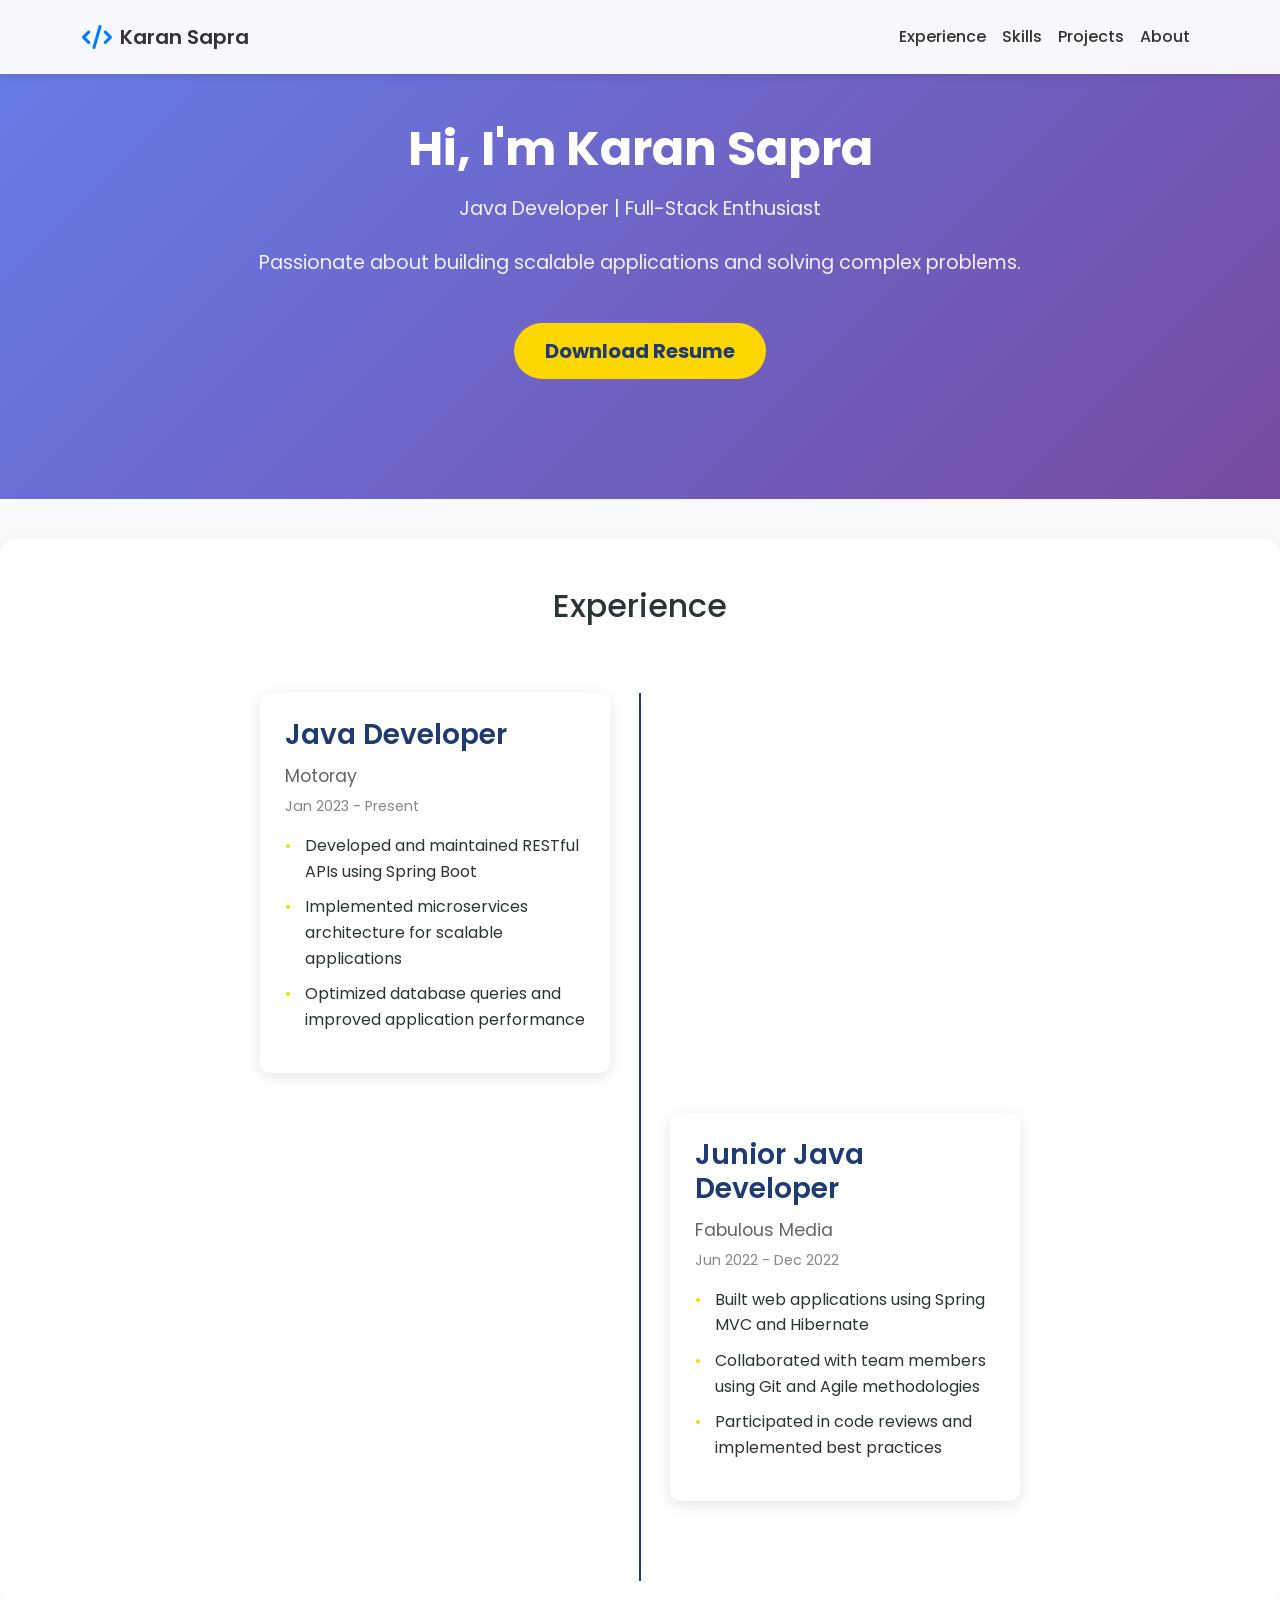
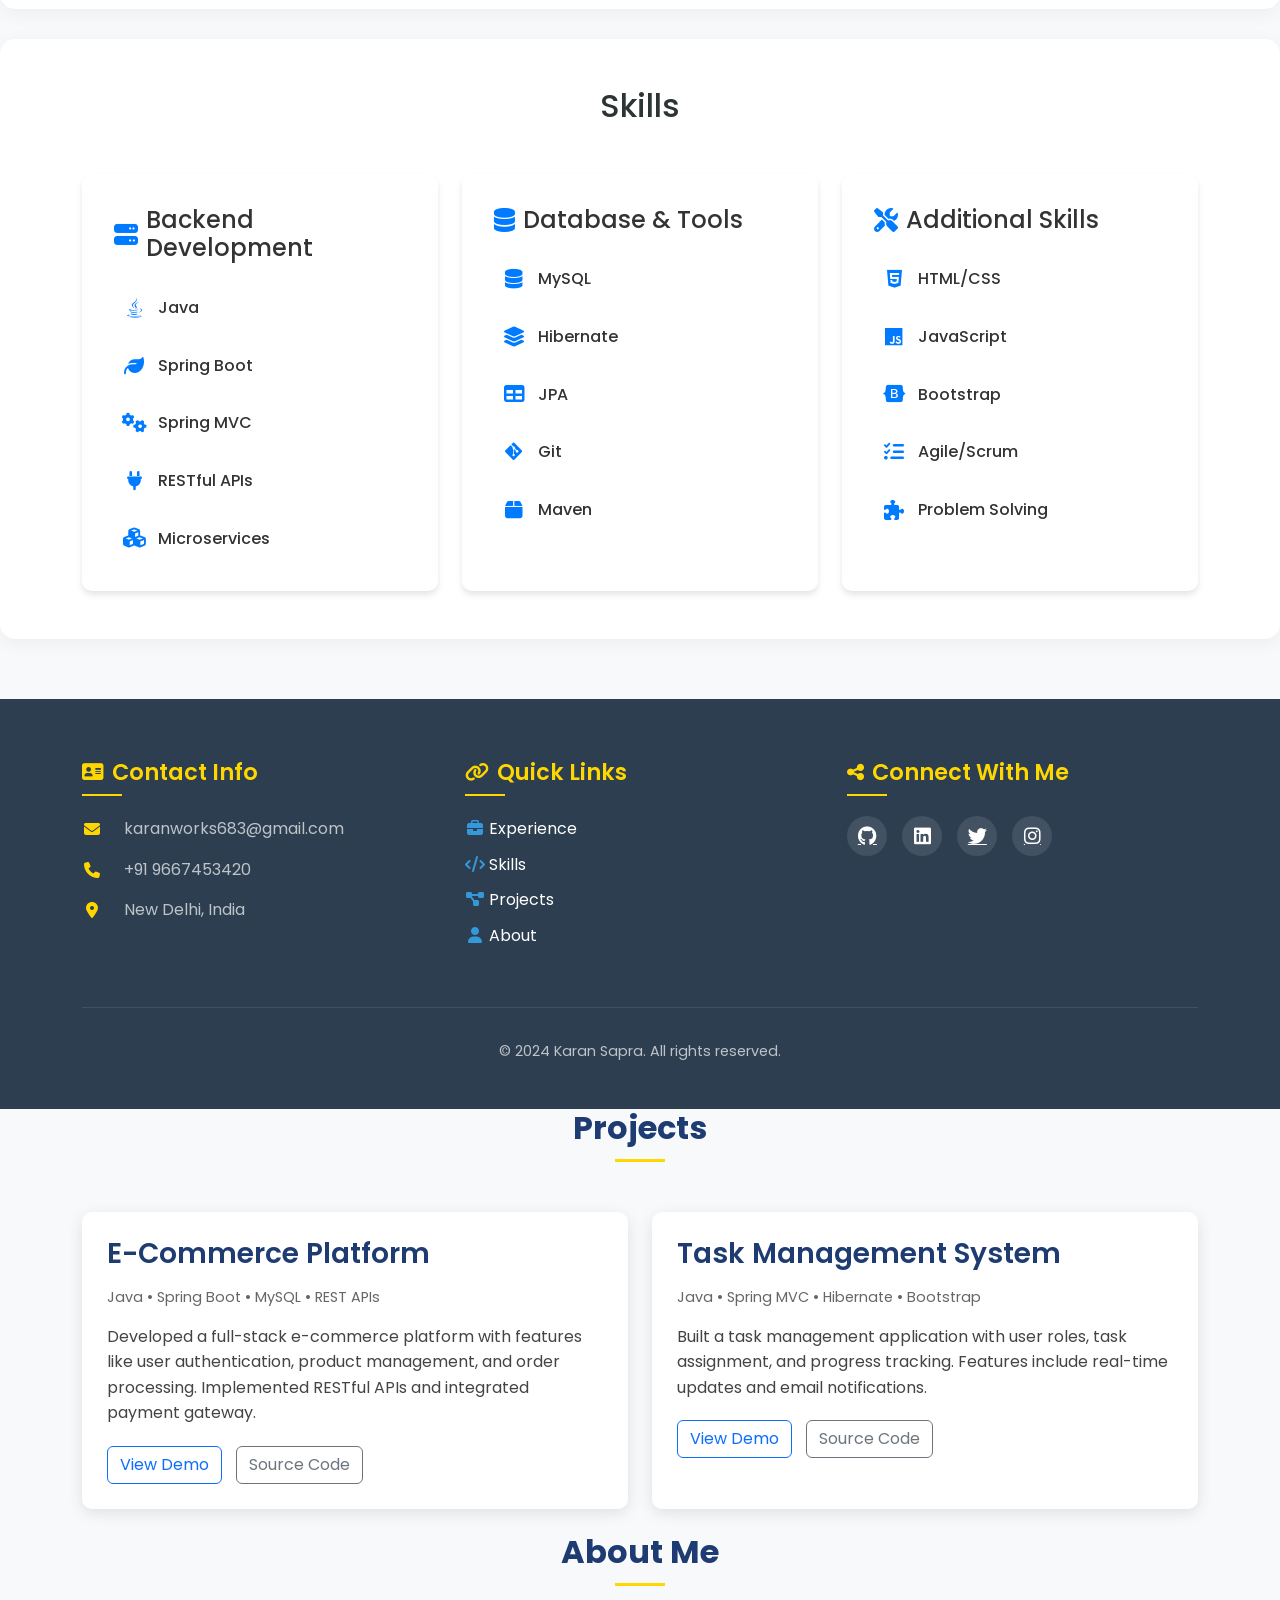
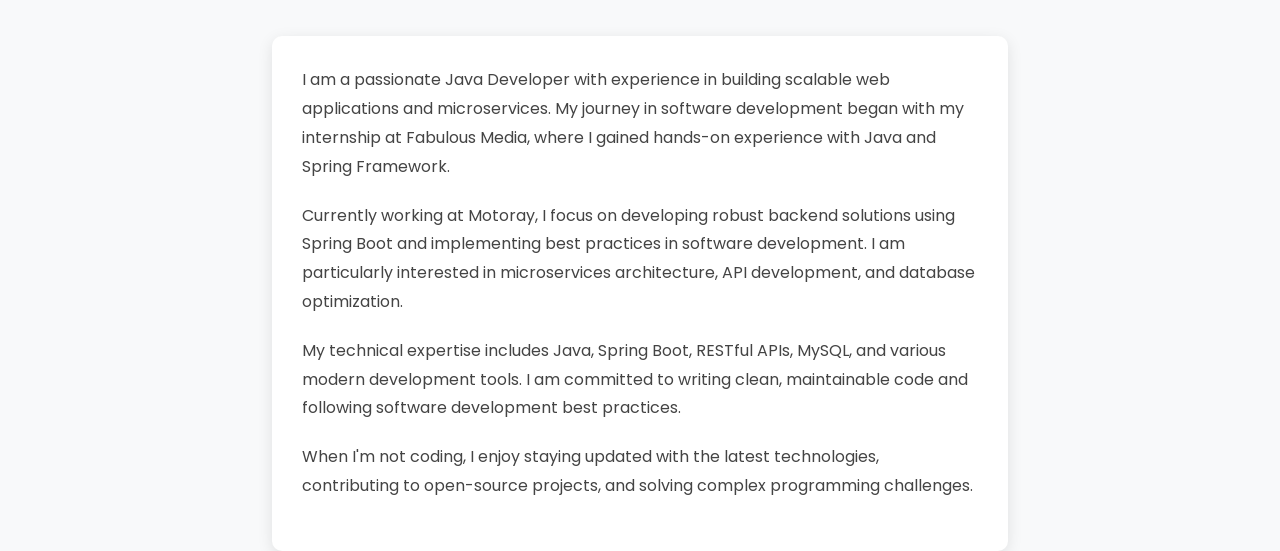
<file: index.html>
<!DOCTYPE html>
<html lang="en">
<head>
    <meta charset="UTF-8">
    <meta name="viewport" content="width=device-width, initial-scale=1.0">
    <meta name="description" content="Karan Sapra - Java Developer and Full-Stack Enthusiast Portfolio">
    <meta name="keywords" content="Java Developer, Full Stack, Web Development, Software Engineer">
    <title>Karan Sapra - Portfolio</title>
    <link href="https://cdn.jsdelivr.net/npm/bootstrap@5.3.0/dist/css/bootstrap.min.css" rel="stylesheet">
    <link href="https://fonts.googleapis.com/css2?family=Poppins:wght@300;400;500;600;700&display=swap" rel="stylesheet">
    <link rel="stylesheet" href="https://cdnjs.cloudflare.com/ajax/libs/font-awesome/6.0.0/css/all.min.css">
    <link rel="stylesheet" href="style.css">
</head>

<body>
    <div id="header"></div>
    
    <div class="hero">
        <h1>Hi, I'm Karan Sapra</h1>
        <p>Java Developer | Full-Stack Enthusiast</p>
        <p>Passionate about building scalable applications and solving complex problems.</p>
        <a href="/my-portfolio/KARAN-SAPRA.pdf" download="KARAN-SAPRA.pdf" class="btn btn-lg">Download Resume</a>
    </div>

    <div id="experience"></div>
    <div id="skills"></div>
    <div id="projects"></div>
    <div id="about"></div>
    <div id="footer"></div>
    
    <!-- Scroll to top button -->
    <div class="scroll-top">
        <i class="fas fa-arrow-up"></i>
    </div>

    <script>
        function loadComponent(id, file) {
            fetch(file)
                .then(response => response.text())
                .then(data => document.getElementById(id).innerHTML = data);
        }
    
        // Load all components
        loadComponent("header", "header.html");
        loadComponent("footer", "footer.html");
        loadComponent("experience", "experience.html");
        loadComponent("skills", "skills.html");
        loadComponent("projects", "projects.html");
        loadComponent("about", "about.html");
        
        // Scroll to top functionality
        document.addEventListener('DOMContentLoaded', function() {
            const scrollTopBtn = document.querySelector('.scroll-top');
            
            window.addEventListener('scroll', function() {
                if (window.pageYOffset > 300) {
                    scrollTopBtn.classList.add('visible');
                } else {
                    scrollTopBtn.classList.remove('visible');
                }
            });
            
            scrollTopBtn.addEventListener('click', function() {
                window.scrollTo({
                    top: 0,
                    behavior: 'smooth'
                });
            });
            
            // Add animation to project cards
            const projectCards = document.querySelectorAll('.project-card');
            
            const observer = new IntersectionObserver((entries) => {
                entries.forEach(entry => {
                    if (entry.isIntersecting) {
                        entry.target.style.opacity = '1';
                        entry.target.style.transform = 'translateY(0)';
                    }
                });
            }, { threshold: 0.1 });
            
            projectCards.forEach(card => {
                card.style.opacity = '0';
                card.style.transform = 'translateY(20px)';
                observer.observe(card);
            });
        });
    </script>
    <script src="https://cdn.jsdelivr.net/npm/bootstrap@5.3.0/dist/js/bootstrap.bundle.min.js"></script>
</body>
</html>
</file>
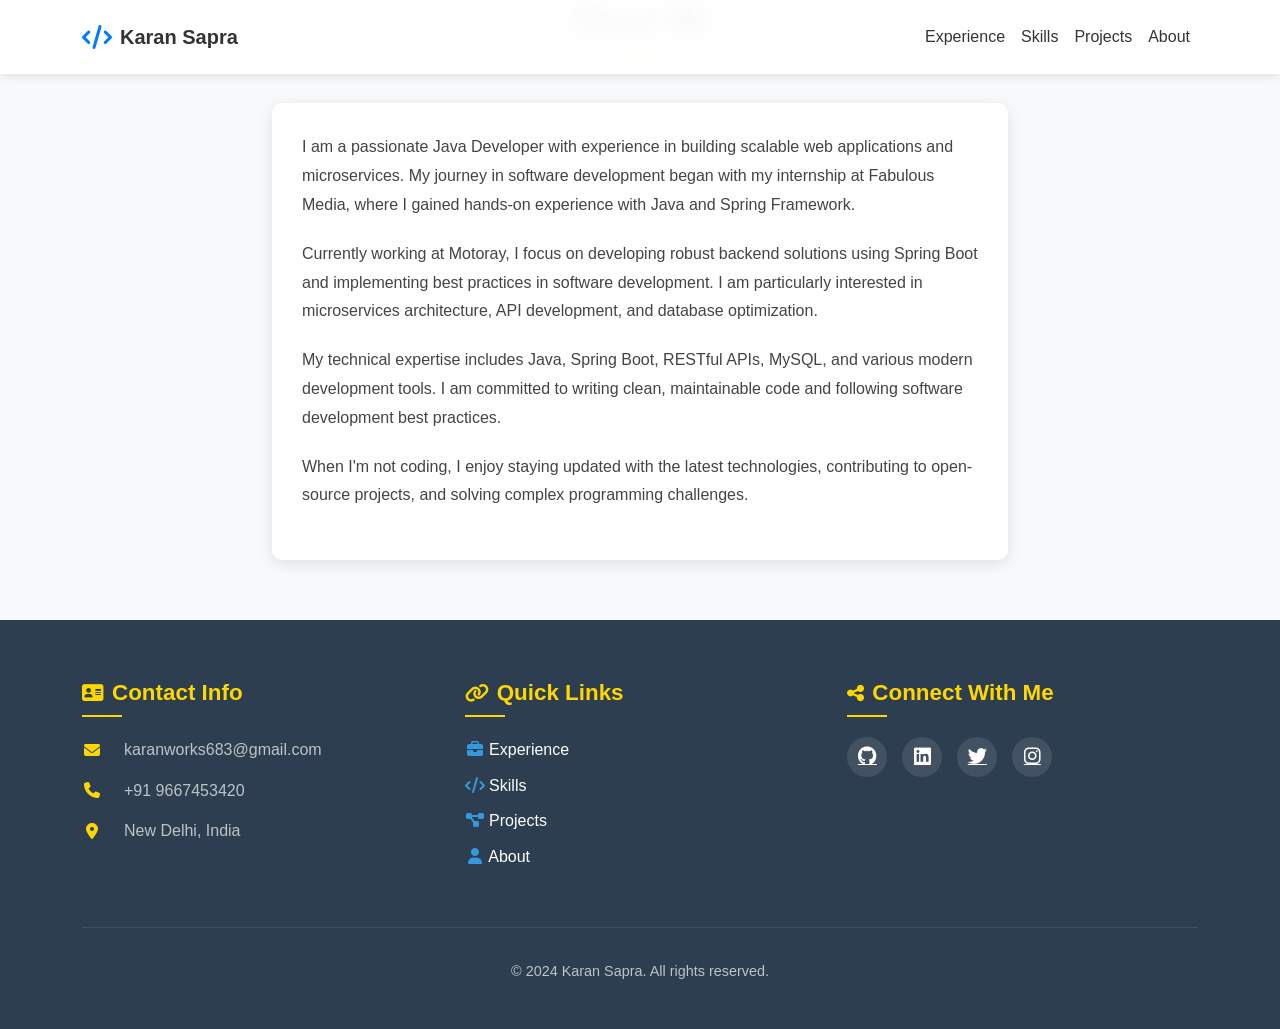
<file: about.html>
<!DOCTYPE html>
<html lang="en">
<head>
    <meta charset="UTF-8">
    <meta name="viewport" content="width=device-width, initial-scale=1.0">
    <title>About me</title>
</head>  
<body>
    
<div id="header"></div>
<div class="container">
    <h2 class="section-title">About Me</h2>
    <div class="row">
        <div class="col-md-8 mx-auto">
            <div class="about-content">
                <p>
                    I am a passionate Java Developer with experience in building scalable web applications 
                    and microservices. My journey in software development began with my internship at 
                    Fabulous Media, where I gained hands-on experience with Java and Spring Framework.
                </p>
                <p>
                    Currently working at Motoray, I focus on developing robust backend solutions using 
                    Spring Boot and implementing best practices in software development. I am particularly 
                    interested in microservices architecture, API development, and database optimization.
                </p>
                <p>
                    My technical expertise includes Java, Spring Boot, RESTful APIs, MySQL, and various 
                    modern development tools. I am committed to writing clean, maintainable code and 
                    following software development best practices.
                </p>
                <p>
                    When I'm not coding, I enjoy staying updated with the latest technologies, 
                    contributing to open-source projects, and solving complex programming challenges.
                </p>
            </div>
        </div>
    </div>
</div>
<div id="footer"></div>
<script>
    // Function to load HTML files into elements
    function loadComponent(id, file) {
        fetch(file)
            .then(response => response.text())
            .then(data => document.getElementById(id).innerHTML = data);
    }

    // Load Header and Footer
    loadComponent("header", "header.html");
    loadComponent("footer", "footer.html");
</script>
    <script src="https://cdn.jsdelivr.net/npm/bootstrap@5.3.0/dist/js/bootstrap.bundle.min.js"></script>
</body>
</html>
</file>
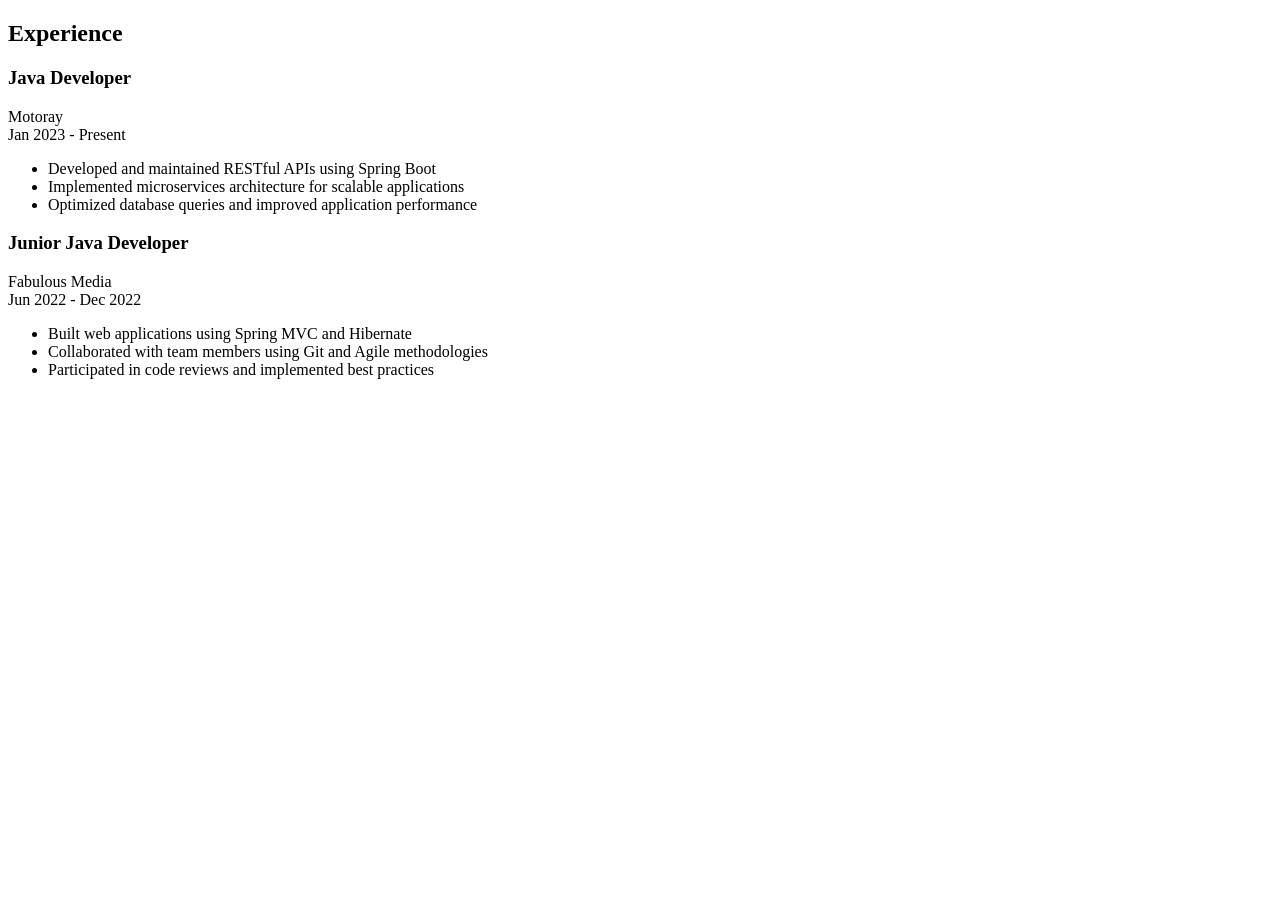
<file: experience.html>
<!DOCTYPE html>
<section id="experience" class="py-5">
    <div class="container">
        <h2 class="text-center mb-5">Experience</h2>
        <div class="timeline">
            <div class="timeline-item">
                <div class="timeline-content">
                    <h3>Java Developer</h3>
                    <div class="company">Motoray</div>
                    <div class="date">Jan 2023 - Present</div>
                    <ul class="achievements">
                        <li>Developed and maintained RESTful APIs using Spring Boot</li>
                        <li>Implemented microservices architecture for scalable applications</li>
                        <li>Optimized database queries and improved application performance</li>
                    </ul>
                </div>
            </div>
            <div class="timeline-item">
                <div class="timeline-content">
                    <h3>Junior Java Developer</h3>
                    <div class="company">Fabulous Media</div>
                    <div class="date">Jun 2022 - Dec 2022</div>
                    <ul class="achievements">
                        <li>Built web applications using Spring MVC and Hibernate</li>
                        <li>Collaborated with team members using Git and Agile methodologies</li>
                        <li>Participated in code reviews and implemented best practices</li>
                    </ul>
                </div>
            </div>
        </div>
    </div>
</section>
</file>
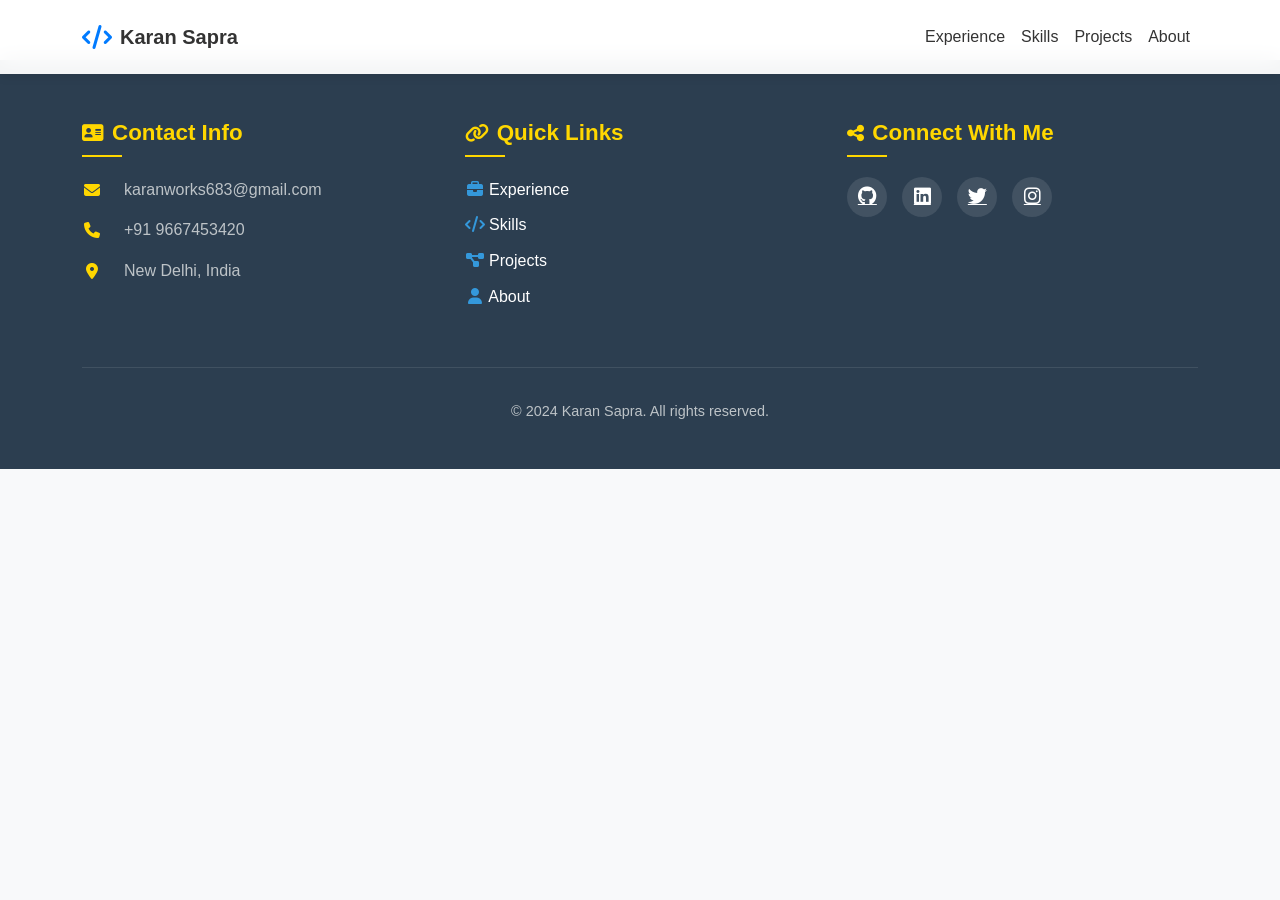
<file: footer.html>
<!DOCTYPE html>
<html lang="en">
<head>
    <meta charset="UTF-8">
    <meta name="viewport" content="width=device-width, initial-scale=1.0">
    <title>Contact me</title>
</head>
<body>
<header id="header"></header>

<footer class="footer">
    <div class="container">
        <div class="footer-content">
            <div class="footer-section">
                <h3><i class="fas fa-address-card"></i> Contact Info</h3>
                <div class="contact-info">
                    <p><i class="fas fa-envelope"></i> karanworks683@gmail.com</p>
                    <p><i class="fas fa-phone"></i> +91 9667453420</p>
                    <p><i class="fas fa-map-marker-alt"></i> New Delhi, India</p>
                </div>
            </div>
            <div class="footer-section">
                <h3><i class="fas fa-link"></i> Quick Links</h3>
                <ul class="footer-links">
                    <li><a href="#experience"><i class="fas fa-briefcase"></i> Experience</a></li>
                    <li><a href="#skills"><i class="fas fa-code"></i> Skills</a></li>
                    <li><a href="#projects"><i class="fas fa-project-diagram"></i> Projects</a></li>
                    <li><a href="#about"><i class="fas fa-user"></i> About</a></li>
                </ul>
            </div>
            <div class="footer-section">
                <h3><i class="fas fa-share-alt"></i> Connect With Me</h3>
                <div class="social-links">
                    <a href="https://github.com/karan-sapra" target="_blank" title="GitHub"><i class="fab fa-github"></i></a>
                    <a href="https://www.linkedin.com/in/karan-sapra683" target="_blank" title="LinkedIn"><i class="fab fa-linkedin"></i></a>
                    <a href="https://twitter.com/yourusername" target="_blank" title="Twitter"><i class="fab fa-twitter"></i></a>
                    <a href="https://instagram.com/yourusername" target="_blank" title="Instagram"><i class="fab fa-instagram"></i></a>
                </div>
            </div>
        </div>
        <div class="footer-bottom">
            <p>&copy; 2024 Karan Sapra. All rights reserved.</p>
        </div>
    </div>
</footer>

<script>
    // Function to load HTML files into elements
    function loadComponent(id, file) {
        fetch(file)
            .then(response => response.text())
            .then(data => document.getElementById(id).innerHTML = data);
    }

    // Load Header and Footer
    loadComponent("header", "header.html");

    document.addEventListener('DOMContentLoaded', function() {
        const contactForm = document.getElementById('contactForm');
        
        if (contactForm) {
            contactForm.addEventListener('submit', function(e) {
                e.preventDefault();
                
                // Get form values
                const name = document.getElementById('name').value;
                const email = document.getElementById('email').value;
                const message = document.getElementById('message').value;
                
                // Here you would typically send this data to a server
                // For now, we'll just show a success message
                alert(`Thank you, ${name}! Your message has been sent.`);
                
                // Reset form
                contactForm.reset();
            });
        }
    });
</script>
<script src="https://cdn.jsdelivr.net/npm/bootstrap@5.3.0/dist/js/bootstrap.bundle.min.js"></script>
</body>
</html>
</file>
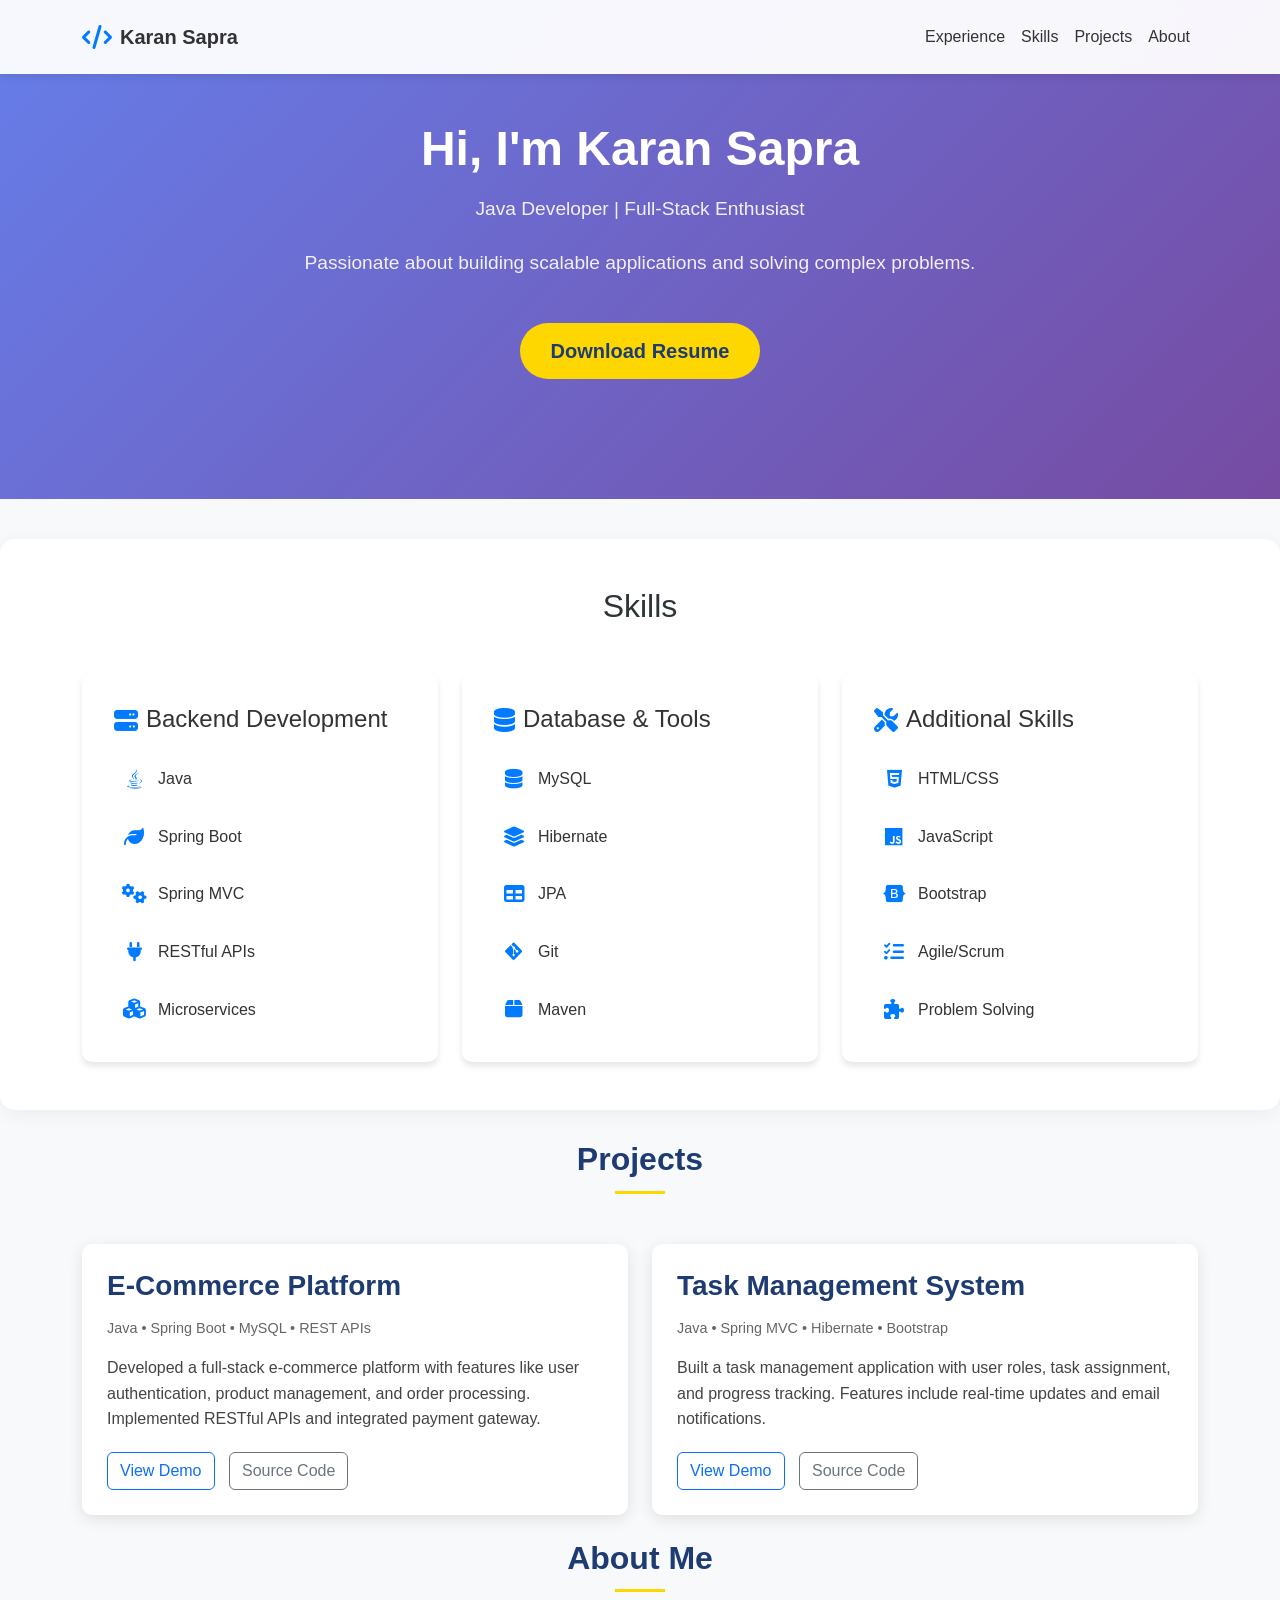
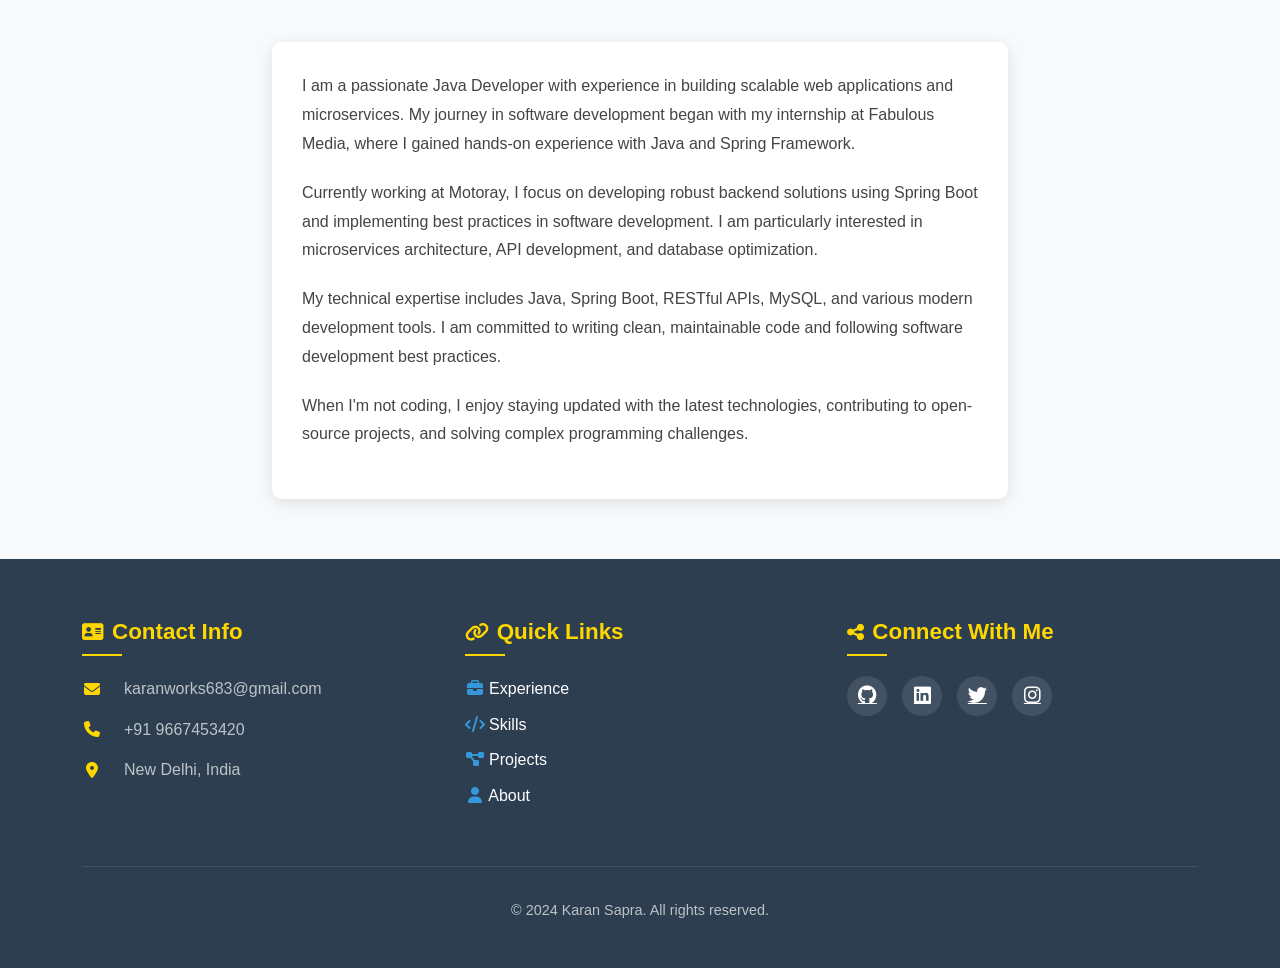
<file: portfolio.html>
<!DOCTYPE html>
<html lang="en">
<head>
    <meta charset="UTF-8">
    <meta name="viewport" content="width=device-width, initial-scale=1.0">
    <title>Document</title>
</head>
<link href="https://cdn.jsdelivr.net/npm/bootstrap@5.3.0/dist/css/bootstrap.min.css" rel="stylesheet">
<link rel="stylesheet" href="/style.css">    
<body>
    <div id="header"></div>
    
    <div class="hero">
        <h1>Hi, I'm Karan Sapra</h1>
        <p>Java Developer | Full-Stack Enthusiast</p>
        <p>Passionate about building scalable applications and solving complex problems.</p>
        <a href="/resume.pdf" download class="btn btn-lg">Download Resume</a>
    </div>
    <div id="skills"></div>
    <div id="projects"></div>
    <div id="about"></div>
    <div id="footer"></div>
    <script>
        // Function to load HTML files into elements
        function loadComponent(id, file) {
            fetch(file)
                .then(response => response.text())
                .then(data => document.getElementById(id).innerHTML = data);
        }
    
        // Load Header and Footer
        loadComponent("header", "header.html");
        loadComponent("footer", "footer.html");
        loadComponent("skills","skills.html")
        loadComponent("projects","projects.html")
        loadComponent("about","about.html")
        
    </script>
    </body>
    </html>
</file>
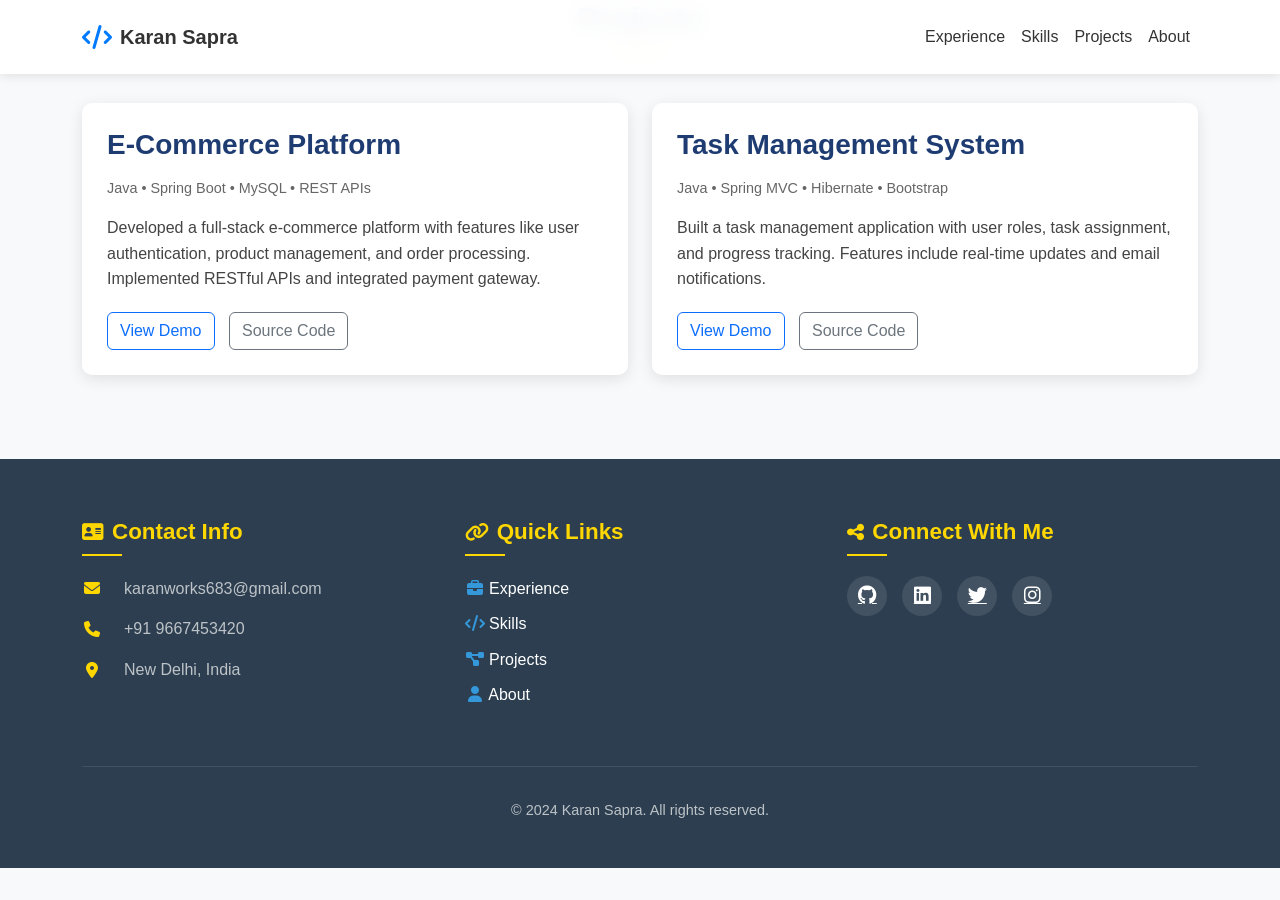
<file: projects.html>
<!DOCTYPE html>
<html lang="en">
<head>
    <meta charset="UTF-8">
    <meta name="viewport" content="width=device-width, initial-scale=1.0">
    <title>Projects</title>
</head>
<body>
<div id="header"></div>    
<div class="container">
    <h2 class="section-title">Projects</h2>
    <div class="row">
        <div class="col-md-6 mb-4">
            <div class="project-card">
                <h3>E-Commerce Platform</h3>
                <p class="project-tech">Java • Spring Boot • MySQL • REST APIs</p>
                <p class="project-description">
                    Developed a full-stack e-commerce platform with features like user authentication, 
                    product management, and order processing. Implemented RESTful APIs and 
                    integrated payment gateway.
                </p>
                <div class="project-links">
                    <a href="#" class="btn btn-outline-primary">View Demo</a>
                    <a href="#" class="btn btn-outline-secondary">Source Code</a>
                </div>
            </div>
        </div>
        
        <div class="col-md-6 mb-4">
            <div class="project-card">
                <h3>Task Management System</h3>
                <p class="project-tech">Java • Spring MVC • Hibernate • Bootstrap</p>
                <p class="project-description">
                    Built a task management application with user roles, task assignment, 
                    and progress tracking. Features include real-time updates and email notifications.
                </p>
                <div class="project-links">
                    <a href="#" class="btn btn-outline-primary">View Demo</a>
                    <a href="#" class="btn btn-outline-secondary">Source Code</a>
                </div>
            </div>
        </div>
    </div>
</div>
<div id="footer"></div>
<script>
    // Function to load HTML files into elements
    function loadComponent(id, file) {
        fetch(file)
            .then(response => response.text())
            .then(data => document.getElementById(id).innerHTML = data);
    }

    // Load Header and Footer
    loadComponent("header", "header.html");
    loadComponent("footer", "footer.html");
</script>
<script src="https://cdn.jsdelivr.net/npm/bootstrap@5.3.0/dist/js/bootstrap.bundle.min.js"></script>
</body>
</html>
</file>
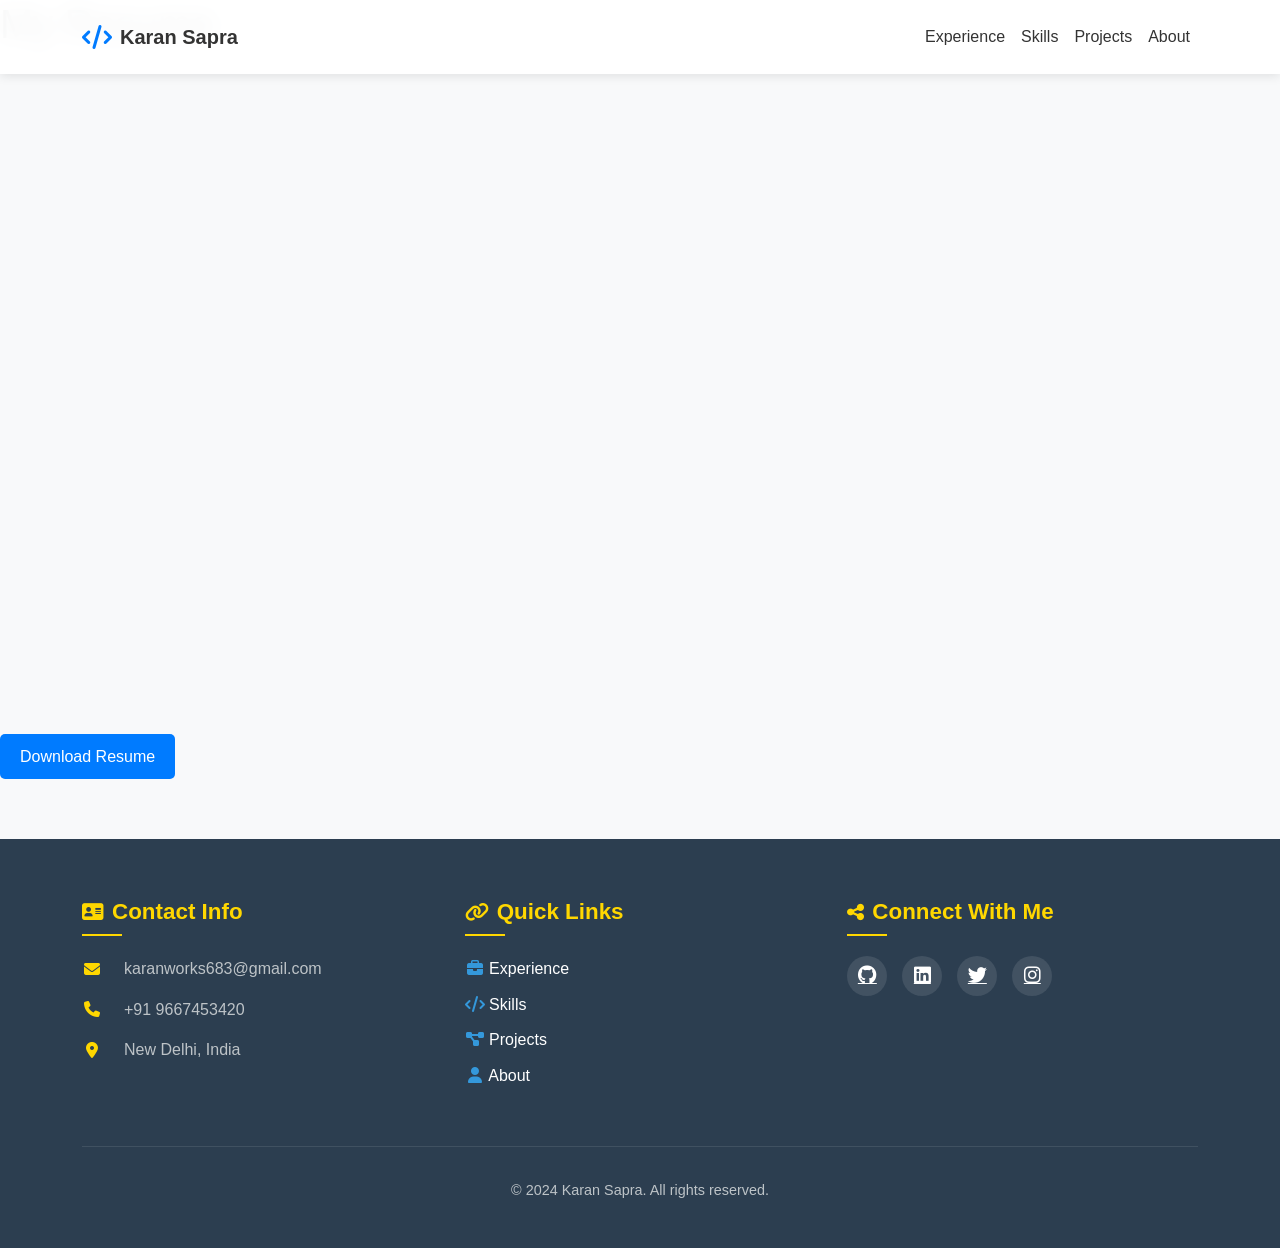
<file: resume.html>
<!DOCTYPE html>
<html lang="en">
<head>
    <meta charset="UTF-8">
    <meta name="viewport" content="width=device-width, initial-scale=1.0">
    <title>My Resume - Karan Sapra</title>
    <style>
        body {
            text-align: center;
            font-family: Arial, sans-serif;
            margin: 20px;
        }
        
        .download-btn {
            display: inline-block;
            margin-top: 20px;
            padding: 10px 20px;
            background-color: #007bff;
            color: white;
            text-decoration: none;
            border-radius: 5px;
        }
        .download-btn:hover {
            background-color: #0056b3;
        }
    </style>
</head>
<body>
    <div id="header"></div>

    <h1>My Resume</h1>
    <div class="view">
        <!-- Embed Resume PDF -->
        <iframe src="KARAN-SAPRA.pdf" width="100%" height="650px"></iframe>
    </div>

    <!-- Download Button -->
    <a class="download-btn" href="KARAN-SAPRA.pdf" download>Download Resume</a>
<div id="footer"></div>
    <script>
        // Function to load HTML files into elements
        function loadComponent(id, file) {
            fetch(file)
            .then(response => response.text())
            .then(data => document.getElementById(id).innerHTML = data);
        }
        
        // Load Header and Footer
        loadComponent("header", "header.html");
        loadComponent("footer", "footer.html");
    </script>
    <script src="https://cdn.jsdelivr.net/npm/bootstrap@5.3.0/dist/js/bootstrap.bundle.min.js"></script>
</body>
</html>
</file>
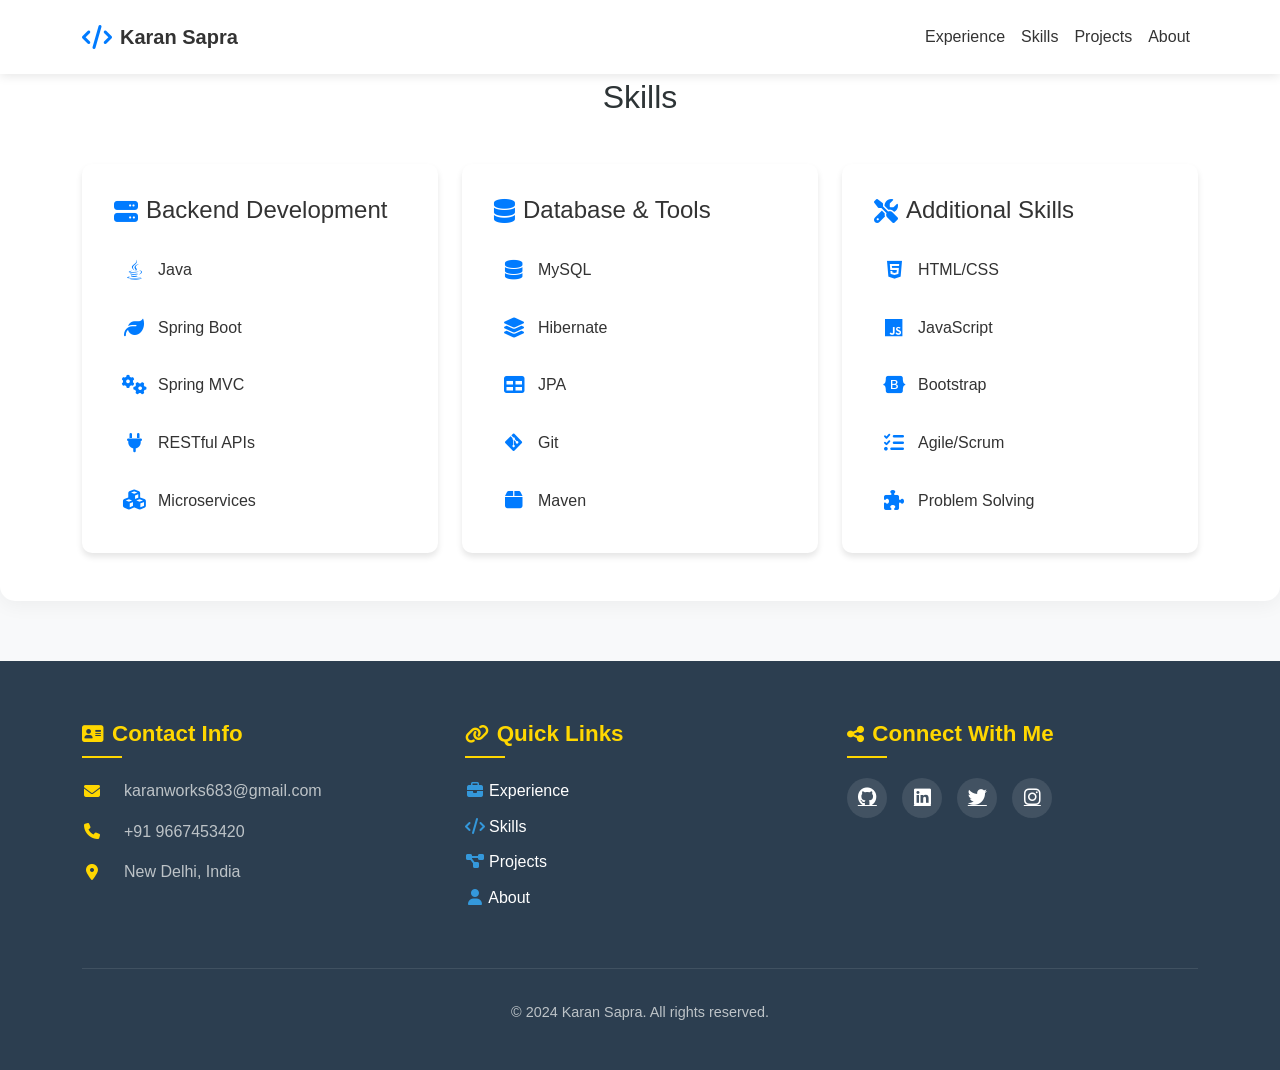
<file: skills.html>
<!DOCTYPE html>
<html lang="en">
<head>
    <meta charset="UTF-8">
    <meta name="viewport" content="width=device-width, initial-scale=1.0">
    <title>Skills</title>
</head>
<body>
    
    <div id="header"></div>
    <section id="skills" class="py-5">
        <div class="container">
            <h2 class="text-center mb-5">Skills</h2>
            <div class="row g-4">
                <!-- Backend Development -->
                <div class="col-md-4">
                    <div class="skill-category">
                        <h3><i class="fas fa-server"></i> Backend Development</h3>
                        <div class="skill-list">
                            <div class="skill-item">
                                <i class="fab fa-java"></i>
                                <span>Java</span>
                            </div>
                            <div class="skill-item">
                                <i class="fas fa-leaf"></i>
                                <span>Spring Boot</span>
                            </div>
                            <div class="skill-item">
                                <i class="fas fa-cogs"></i>
                                <span>Spring MVC</span>
                            </div>
                            <div class="skill-item">
                                <i class="fas fa-plug"></i>
                                <span>RESTful APIs</span>
                            </div>
                            <div class="skill-item">
                                <i class="fas fa-cubes"></i>
                                <span>Microservices</span>
                            </div>
                        </div>
                    </div>
                </div>

                <!-- Database & Tools -->
                <div class="col-md-4">
                    <div class="skill-category">
                        <h3><i class="fas fa-database"></i> Database & Tools</h3>
                        <div class="skill-list">
                            <div class="skill-item">
                                <i class="fas fa-database"></i>
                                <span>MySQL</span>
                            </div>
                            <div class="skill-item">
                                <i class="fas fa-layer-group"></i>
                                <span>Hibernate</span>
                            </div>
                            <div class="skill-item">
                                <i class="fas fa-table"></i>
                                <span>JPA</span>
                            </div>
                            <div class="skill-item">
                                <i class="fab fa-git-alt"></i>
                                <span>Git</span>
                            </div>
                            <div class="skill-item">
                                <i class="fas fa-box"></i>
                                <span>Maven</span>
                            </div>
                        </div>
                    </div>
                </div>

                <!-- Additional Skills -->
                <div class="col-md-4">
                    <div class="skill-category">
                        <h3><i class="fas fa-tools"></i> Additional Skills</h3>
                        <div class="skill-list">
                            <div class="skill-item">
                                <i class="fab fa-html5"></i>
                                <span>HTML/CSS</span>
                            </div>
                            <div class="skill-item">
                                <i class="fab fa-js"></i>
                                <span>JavaScript</span>
                            </div>
                            <div class="skill-item">
                                <i class="fab fa-bootstrap"></i>
                                <span>Bootstrap</span>
                            </div>
                            <div class="skill-item">
                                <i class="fas fa-tasks"></i>
                                <span>Agile/Scrum</span>
                            </div>
                            <div class="skill-item">
                                <i class="fas fa-puzzle-piece"></i>
                                <span>Problem Solving</span>
                            </div>
                        </div>
                    </div>
                </div>
            </div>
        </div>
    </section>
    
    <div id="footer"></div>
    
    <script>
        // Function to load HTML files into elements
        function loadComponent(id, file) {
            fetch(file)
            .then(response => response.text())
            .then(data => document.getElementById(id).innerHTML = data);
        }
        
        // Load Header and Footer
        loadComponent("header", "header.html");
        loadComponent("footer", "footer.html");
    </script>
    <script src="https://cdn.jsdelivr.net/npm/bootstrap@5.3.0/dist/js/bootstrap.bundle.min.js"></script>
    <script>
        // Animate skill progress bars when they come into view
        document.addEventListener('DOMContentLoaded', function() {
            const progressBars = document.querySelectorAll('.progress-bar');
            
            // Set initial width to 0
            progressBars.forEach(bar => {
                const width = bar.style.width;
                bar.style.width = '0';
                
                // Store the target width as a data attribute
                bar.setAttribute('data-width', width);
            });
            
            // Function to check if element is in viewport
            function isInViewport(element) {
                const rect = element.getBoundingClientRect();
                return (
                    rect.top >= 0 &&
                    rect.left >= 0 &&
                    rect.bottom <= (window.innerHeight || document.documentElement.clientHeight) &&
                    rect.right <= (window.innerWidth || document.documentElement.clientWidth)
                );
            }
            
            // Function to animate progress bars
            function animateProgressBars() {
                progressBars.forEach(bar => {
                    if (isInViewport(bar) && bar.style.width === '0px') {
                        const targetWidth = bar.getAttribute('data-width');
                        bar.style.width = targetWidth;
                    }
                });
            }
            
            // Run on scroll
            window.addEventListener('scroll', animateProgressBars);
            
            // Run once on load
            animateProgressBars();
        });
    </script>
</body>
</html>
</file>
<file: style.css>
body {
    font-family: 'Poppins', sans-serif;
    background-color: #f8f9fa;
    color: #2d3436;
    line-height: 1.6;
}

.navbar {
    background: rgba(255, 255, 255, 0.95);
    backdrop-filter: blur(10px);
    box-shadow: 0 2px 10px rgba(0, 0, 0, 0.1);
    padding: 1rem 0;
    transition: all 0.3s ease;
}

.navbar-dark .navbar-nav .nav-link {
    color: #fff;
    font-weight: 500;
    transition: color 0.3s ease;
}

.navbar-dark .navbar-nav .nav-link:hover {
    color: #ffd700;
}

.navbar-dark .navbar-brand {
    font-weight: bold;
    color: #fff;
    font-size: 1.5rem;
}

.hero {
    background: linear-gradient(135deg, #667eea, #764ba2);
    color: white;
    text-align: center;
    padding: 120px 20px;
    margin-bottom: 40px;
}

.hero h1 {
    font-size: 3rem;
    margin-bottom: 1rem;
    font-weight: 700;
}

.hero p {
    font-size: 1.2rem;
    margin-bottom: 1.5rem;
    opacity: 0.9;
}

.hero .btn {
    margin-top: 20px;
    background-color: #ffd700;
    color: #1e3c72;
    font-weight: bold;
    padding: 12px 30px;
    border-radius: 30px;
    transition: transform 0.3s ease;
}

.hero .btn:hover {
    transform: translateY(-2px);
    box-shadow: 0 4px 15px rgba(0,0,0,0.2);
}

section {
    padding: 80px 20px;
    background: #ffffff;
    margin: 30px 0;
    border-radius: 15px;
    box-shadow: 0 4px 20px rgba(0,0,0,0.05);
}

.section-title {
    text-align: center;
    margin-bottom: 50px;
    color: #1e3c72;
    font-weight: 700;
    position: relative;
    padding-bottom: 15px;
}

.section-title:after {
    content: '';
    position: absolute;
    bottom: 0;
    left: 50%;
    transform: translateX(-50%);
    width: 50px;
    height: 3px;
    background: #ffd700;
}

/* Experience Timeline Styles */
.timeline {
    position: relative;
    max-width: 800px;
    margin: 0 auto;
    padding: 20px;
}

.timeline:before {
    content: '';
    position: absolute;
    left: 50%;
    transform: translateX(-50%);
    width: 2px;
    height: 100%;
    background: #1e3c72;
}

.timeline-item {
    margin-bottom: 40px;
    position: relative;
}

.timeline-content {
    background: #fff;
    padding: 25px;
    border-radius: 10px;
    box-shadow: 0 4px 15px rgba(0,0,0,0.1);
    position: relative;
    width: calc(50% - 30px);
    margin-left: auto;
}

.timeline-item:nth-child(odd) .timeline-content {
    margin-left: 0;
    margin-right: auto;
}

.timeline-content h3 {
    color: #1e3c72;
    margin-bottom: 10px;
    font-weight: 600;
}

.timeline-content .company {
    color: #666;
    font-size: 1.1rem;
    margin-bottom: 5px;
}

.timeline-content .date {
    color: #888;
    font-size: 0.9rem;
    margin-bottom: 15px;
}

.achievements {
    list-style-type: none;
    padding-left: 0;
}

.achievements li {
    margin-bottom: 10px;
    padding-left: 20px;
    position: relative;
}

.achievements li:before {
    content: '•';
    color: #ffd700;
    position: absolute;
    left: 0;
}

.footer {
    background: #2c3e50;
    color: #ecf0f1;
    padding: 4rem 0 2rem;
    margin-top: 4rem;
}

.footer-content {
    display: grid;
    grid-template-columns: repeat(3, 1fr);
    gap: 2rem;
    margin-bottom: 3rem;
}

.footer-section h3 {
    color: #3498db;
    font-size: 1.4rem;
    margin-bottom: 1.5rem;
    display: flex;
    align-items: center;
    gap: 0.5rem;
}

.footer-section h3 i {
    font-size: 1.2rem;
}

.contact-info p {
    display: flex;
    align-items: center;
    gap: 0.75rem;
    margin-bottom: 1rem;
    color: #bdc3c7;
    transition: color 0.3s ease;
}

.contact-info p:hover {
    color: #3498db;
}

.contact-info i {
    color: #3498db;
    width: 20px;
    text-align: center;
}

.footer-links {
    list-style: none;
    padding: 0;
    margin: 0;
}

.footer-links li {
    margin-bottom: 0.75rem;
}

.footer-links a {
    color: #bdc3c7;
    text-decoration: none;
    transition: all 0.3s ease;
    display: flex;
    align-items: center;
    gap: 0.5rem;
}

.footer-links a i {
    color: #3498db;
    width: 20px;
    text-align: center;
}

.footer-links a:hover {
    color: #3498db;
    transform: translateX(5px);
}

.social-links {
    display: flex;
    gap: 1rem;
}

.social-links a {
    display: flex;
    align-items: center;
    justify-content: center;
    width: 40px;
    height: 40px;
    border-radius: 50%;
    background: rgba(52, 152, 219, 0.1);
    color: #3498db;
    transition: all 0.3s ease;
}

.social-links a:hover {
    background: #3498db;
    color: #fff;
    transform: translateY(-5px);
}

.footer-bottom {
    text-align: center;
    padding-top: 2rem;
    border-top: 1px solid rgba(236, 240, 241, 0.1);
    color: #bdc3c7;
    font-size: 0.9rem;
}

@media (max-width: 768px) {
    .footer-content {
        grid-template-columns: 1fr;
        gap: 2rem;
    }
    
    .footer-section {
        text-align: center;
    }
    
    .footer-section h3 {
        justify-content: center;
    }
    
    .contact-info p {
        justify-content: center;
    }
    
    .footer-links a {
        justify-content: center;
    }
    
    .social-links {
        justify-content: center;
    }
}

.tech-logos {
    display: flex;
    flex-wrap: wrap;
    justify-content: center;
    gap: 20px;
    margin-top: 30px;
}

.tech-logos img {
    width: 80px;
    height: 80px;
    object-fit: contain;
    transition: transform 0.3s ease;
}

.tech-logos img:hover {
    transform: translateY(-5px);
}

@media (max-width: 768px) {
    .timeline:before {
        left: 0;
    }
    
    .timeline-content {
        width: calc(100% - 30px);
        margin-left: 30px;
    }
    
    .timeline-item:nth-child(odd) .timeline-content {
        margin-left: 30px;
        margin-right: 0;
    }
    
    .hero h1 {
        font-size: 2.5rem;
    }
    
    .navbar {
        padding: 0.75rem 0;
    }
    
    .footer {
        padding: 2rem 0 1rem;
    }
    
    .footer h3 {
        margin-top: 1.5rem;
    }
}

/* Project Cards */
.project-card {
    background: #fff;
    padding: 25px;
    border-radius: 10px;
    box-shadow: 0 4px 15px rgba(0,0,0,0.1);
    height: 100%;
    transition: transform 0.3s ease;
}

.project-card:hover {
    transform: translateY(-5px);
}

.project-card h3 {
    color: #1e3c72;
    margin-bottom: 15px;
    font-weight: 600;
}

.project-tech {
    color: #666;
    font-size: 0.9rem;
    margin-bottom: 15px;
}

.project-description {
    color: #444;
    margin-bottom: 20px;
    line-height: 1.6;
}

.project-links {
    margin-top: auto;
}

.project-links .btn {
    margin-right: 10px;
}

/* Skill Categories */
.skill-category {
    background: #fff;
    padding: 2rem;
    border-radius: 10px;
    box-shadow: 0 4px 6px rgba(0, 0, 0, 0.1);
    height: 100%;
    transition: transform 0.3s ease;
}

.skill-category:hover {
    transform: translateY(-5px);
}

.skill-category h3 {
    color: #333;
    margin-bottom: 1.5rem;
    font-size: 1.5rem;
    display: flex;
    align-items: center;
    gap: 0.5rem;
}

.skill-category h3 i {
    color: #007bff;
}

.skill-list {
    display: flex;
    flex-direction: column;
    gap: 1rem;
}

.skill-item {
    display: flex;
    align-items: center;
    gap: 0.75rem;
    padding: 0.5rem;
    border-radius: 5px;
    transition: background-color 0.3s ease;
}

.skill-item:hover {
    background-color: #f8f9fa;
}

.skill-item i {
    font-size: 1.25rem;
    color: #007bff;
    width: 24px;
    text-align: center;
}

.skill-item span {
    color: #333;
    font-size: 1rem;
    font-weight: 500;
}

@media (max-width: 768px) {
    .skill-category {
        margin-bottom: 1.5rem;
    }
}

/* About Content */
.about-content {
    background: #fff;
    padding: 30px;
    border-radius: 10px;
    box-shadow: 0 4px 15px rgba(0,0,0,0.1);
}

.about-content p {
    margin-bottom: 20px;
    line-height: 1.8;
    color: #444;
}

/* Responsive Adjustments */
@media (max-width: 768px) {
    .project-card, .skill-category, .about-content {
        margin-bottom: 20px;
    }
    
    .skill-category {
        margin-bottom: 30px;
    }
}

/* Dark Theme Styles */
body.dark-theme {
    background-color: #121212;
    color: #e0e0e0;
}

body.dark-theme .navbar {
    background: linear-gradient(135deg, #0a1a3a, #1a3a6a);
}

body.dark-theme .hero {
    background: linear-gradient(135deg, #3a4a7a, #5a3a7a);
}

body.dark-theme section,
body.dark-theme .project-card,
body.dark-theme .skill-category,
body.dark-theme .about-content,
body.dark-theme .timeline-content {
    background: #1e1e1e;
    box-shadow: 0 4px 15px rgba(0,0,0,0.3);
}

body.dark-theme .section-title {
    color: #e0e0e0;
}

body.dark-theme .section-title:after {
    background: #ffd700;
}

body.dark-theme .project-card h3,
body.dark-theme .skill-category h3,
body.dark-theme .timeline-content h3 {
    color: #e0e0e0;
}

body.dark-theme .project-tech,
body.dark-theme .project-description,
body.dark-theme .skill-list li,
body.dark-theme .about-content p,
body.dark-theme .timeline-content .company,
body.dark-theme .timeline-content .date,
body.dark-theme .achievements li {
    color: #b0b0b0;
}

body.dark-theme .footer {
    background: linear-gradient(135deg, #0a1a3a, #1a3a6a);
}

/* Improved Header Styles */
.navbar-brand {
    display: flex;
    align-items: center;
    gap: 0.5rem;
    font-weight: 600;
    color: #333;
}

.navbar-brand i {
    color: #007bff;
    font-size: 1.5rem;
}

.nav-link {
    color: #333;
    font-weight: 500;
    padding: 0.5rem 1rem;
    transition: color 0.3s ease;
    position: relative;
}

.nav-link:after {
    content: '';
    position: absolute;
    width: 0;
    height: 2px;
    bottom: 0;
    left: 50%;
    background-color: #007bff;
    transition: all 0.3s ease;
    transform: translateX(-50%);
}

.nav-link:hover:after,
.nav-link.active:after {
    width: 80%;
}

.nav-link:hover,
.nav-link.active {
    color: #007bff;
}

#theme-toggle {
    border-radius: 50%;
    width: 36px;
    height: 36px;
    display: flex;
    align-items: center;
    justify-content: center;
    margin-left: 10px;
    transition: all 0.3s ease;
}

#theme-toggle:hover {
    transform: rotate(15deg);
}

/* Improved Footer Styles */
.footer {
    padding: 60px 0 30px;
    margin-top: 60px;
}

.footer h3 {
    color: #ffd700;
    margin-bottom: 20px;
    font-weight: 600;
    position: relative;
    padding-bottom: 10px;
}

.footer h3:after {
    content: '';
    position: absolute;
    bottom: 0;
    left: 0;
    width: 40px;
    height: 2px;
    background: #ffd700;
}

.contact-info p {
    margin-bottom: 15px;
    display: flex;
    align-items: center;
}

.contact-info i {
    margin-right: 10px;
    color: #ffd700;
    width: 20px;
}

.footer-links {
    list-style: none;
    padding: 0;
}

.footer-links li {
    margin-bottom: 10px;
}

.footer-links a {
    color: #fff;
    text-decoration: none;
    transition: all 0.3s ease;
    display: inline-block;
}

.footer-links a:hover {
    color: #ffd700;
    transform: translateX(5px);
}

.social-links {
    display: flex;
    gap: 15px;
}

.social-links a {
    display: flex;
    align-items: center;
    justify-content: center;
    width: 40px;
    height: 40px;
    border-radius: 50%;
    background: rgba(255, 255, 255, 0.1);
    color: #fff;
    font-size: 1.2rem;
    transition: all 0.3s ease;
}

.social-links a:hover {
    background: #ffd700;
    color: #1e3c72;
    transform: translateY(-5px);
}

.contact-form {
    background: rgba(255, 255, 255, 0.1);
    padding: 30px;
    border-radius: 10px;
}

.contact-form h3 {
    text-align: center;
    margin-bottom: 25px;
}

.contact-form .form-control {
    background: rgba(255, 255, 255, 0.1);
    border: none;
    border-radius: 5px;
    padding: 12px;
    color: #fff;
    margin-bottom: 15px;
}

.contact-form .form-control::placeholder {
    color: rgba(255, 255, 255, 0.7);
}

.contact-form .form-control:focus {
    background: rgba(255, 255, 255, 0.15);
    box-shadow: none;
    color: #fff;
}

.contact-form .btn-primary {
    background: #ffd700;
    color: #1e3c72;
    border: none;
    padding: 10px 25px;
    font-weight: 600;
    transition: all 0.3s ease;
}

.contact-form .btn-primary:hover {
    background: #fff;
    transform: translateY(-3px);
}

.copyright {
    margin-top: 30px;
    font-size: 0.9rem;
    opacity: 0.8;
}

/* Animation for project cards */
@keyframes fadeInUp {
    from {
        opacity: 0;
        transform: translateY(20px);
    }
    to {
        opacity: 1;
        transform: translateY(0);
    }
}

.project-card {
    animation: fadeInUp 0.6s ease-out forwards;
}

.project-card:nth-child(2) {
    animation-delay: 0.2s;
}

/* Skill progress bars */
.skill-progress {
    margin-bottom: 20px;
}

.skill-name {
    display: flex;
    justify-content: space-between;
    margin-bottom: 5px;
}

.progress {
    height: 8px;
    background-color: rgba(255, 255, 255, 0.1);
    border-radius: 4px;
    overflow: hidden;
}

.progress-bar {
    background: linear-gradient(90deg, #ffd700, #ff9800);
    transition: width 1.5s ease-in-out;
}

/* Scroll to top button */
.scroll-top {
    position: fixed;
    bottom: 30px;
    right: 30px;
    width: 40px;
    height: 40px;
    background: #1e3c72;
    color: #fff;
    border-radius: 50%;
    display: flex;
    align-items: center;
    justify-content: center;
    cursor: pointer;
    opacity: 0;
    transition: all 0.3s ease;
    z-index: 1000;
}

.scroll-top.visible {
    opacity: 1;
}

.scroll-top:hover {
    background: #ffd700;
    color: #1e3c72;
    transform: translateY(-5px);
}
</file>
